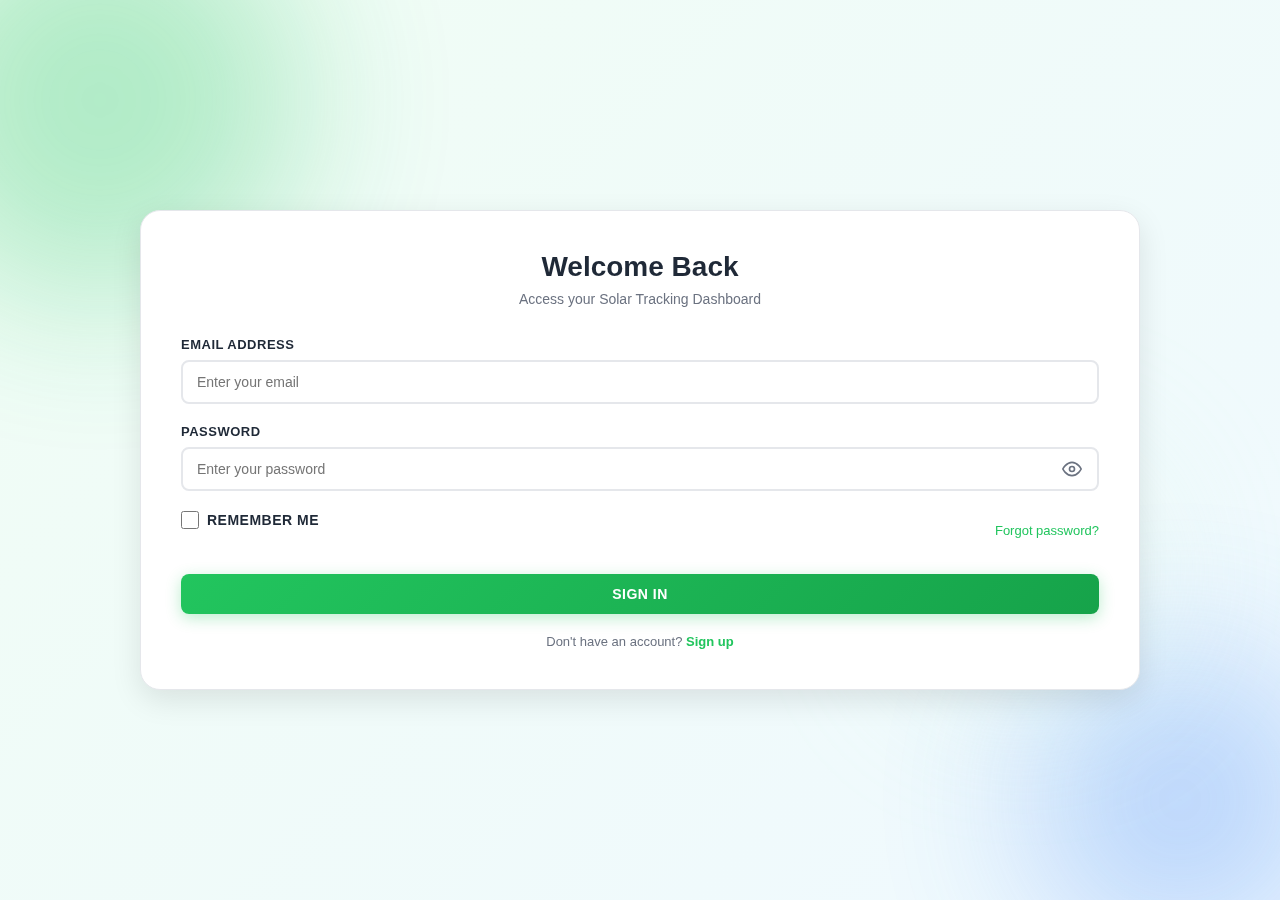
<file: index.html>
<!DOCTYPE html>
<html lang="en">
<head>
    <meta charset="UTF-8">
    <meta name="viewport" content="width=device-width, initial-scale=1.0">
    <title>Solar Tracking System - Login</title>
    <link rel="stylesheet" href="css/styles.css">
</head>
<body>
    <div class="container">
        <!-- Background animated elements -->
        <div class="bg-animation">
            <div class="orb orb-1"></div>
            <div class="orb orb-2"></div>
            <div class="orb orb-3"></div>
        </div>

        <!-- Main card container -->
        <div class="card-wrapper">
            <!-- Login Form -->
            <div class="form-container login-form active">
                <div class="form-content">
                    <div class="form-header">
                        <h1>Welcome Back</h1>
                        <p>Access your Solar Tracking Dashboard</p>
                    </div>

                    <form id="loginForm" class="form">
                        <div class="input-group">
                            <label for="login-email">Email Address</label>
                            <input type="email" id="login-email" placeholder="Enter your email" required>
                            <span class="input-border"></span>
                        </div>

                        <div class="input-group">
                            <label for="login-password">Password</label>
                            <div class="password-input-wrapper">
                                <input type="password" id="login-password" placeholder="Enter your password" required>
                                <button type="button" class="toggle-password" data-target="login-password">
                                    <svg width="20" height="20" viewBox="0 0 24 24" fill="none" stroke="currentColor" stroke-width="2">
                                        <path d="M1 12s4-8 11-8 11 8 11 8-4 8-11 8-11-8-11-8z"></path>
                                        <circle cx="12" cy="12" r="3"></circle>
                                    </svg>
                                </button>
                            </div>
                            <span class="input-border"></span>
                        </div>

                        <div class="form-options">
                            <label class="checkbox">
                                <input type="checkbox">
                                <span>Remember me</span>
                            </label>
                            <a href="#" class="forgot-link" id="forgotLoginBtn">Forgot password?</a>
                        </div>

                        <button type="submit" class="btn btn-primary">Sign In</button>
                    </form>

                    <p class="form-footer">
                        Don't have an account? <a href="#" class="toggle-form" data-form="signup">Sign up</a>
                    </p>
                </div>
            </div>

            <!-- Signup Form -->
            <div class="form-container signup-form">
                <div class="form-content">
                    <div class="form-header">
                        <h1>Create Account</h1>
                        <p>Join our Solar Tracking Community</p>
                    </div>

                    <form id="signupForm" class="form">
                        <div class="form-row">
                            <div class="input-group">
                                <label for="signup-first">First Name</label>
                                <input type="text" id="signup-first" placeholder="John" required>
                                <span class="input-border"></span>
                            </div>
                            <div class="input-group">
                                <label for="signup-last">Last Name</label>
                                <input type="text" id="signup-last" placeholder="Doe" required>
                                <span class="input-border"></span>
                            </div>
                        </div>

                        <div class="input-group">
                            <label for="signup-email">Email Address</label>
                            <input type="email" id="signup-email" placeholder="your@email.com" required>
                            <span class="input-border"></span>
                        </div>

                        <div class="input-group">
                            <label for="signup-password">Password</label>
                            <div class="password-input-wrapper">
                                <input type="password" id="signup-password" placeholder="Create a password" required>
                                <button type="button" class="toggle-password" data-target="signup-password">
                                    <svg width="20" height="20" viewBox="0 0 24 24" fill="none" stroke="currentColor" stroke-width="2">
                                        <path d="M1 12s4-8 11-8 11 8 11 8-4 8-11 8-11-8-11-8z"></path>
                                        <circle cx="12" cy="12" r="3"></circle>
                                    </svg>
                                </button>
                            </div>
                            <span class="input-border"></span>
                        </div>

                        <div class="input-group">
                            <label for="signup-confirm">Confirm Password</label>
                            <div class="password-input-wrapper">
                                <input type="password" id="signup-confirm" placeholder="Confirm password" required>
                                <button type="button" class="toggle-password" data-target="signup-confirm">
                                    <svg width="20" height="20" viewBox="0 0 24 24" fill="none" stroke="currentColor" stroke-width="2">
                                        <path d="M1 12s4-8 11-8 11 8 11 8-4 8-11 8-11-8-11-8z"></path>
                                        <circle cx="12" cy="12" r="3"></circle>
                                    </svg>
                                </button>
                            </div>
                            <span class="input-border"></span>
                        </div>

                        <label class="checkbox">
                            <input type="checkbox" required>
                            <span>I agree to the <a href="#">Terms & Conditions</a></span>
                        </label>

                        <button type="submit" class="btn btn-primary">Create Account</button>
                    </form>

                    <p class="form-footer">
                        Already have an account? <a href="#" class="toggle-form" data-form="login">Sign in</a>
                    </p>
                </div>
            </div>

            <!-- Added Forgot Password Form -->
            <div class="form-container forgot-password-form">
                <div class="form-content">
                    <button class="btn-back" id="backFromForgot">← Back</button>
                    <div class="form-header">
                        <h1>Reset Password</h1>
                        <p>Enter your email to receive reset instructions</p>
                    </div>

                    <form id="forgotPasswordForm" class="form">
                        <div class="input-group">
                            <label for="forgot-email">Email Address</label>
                            <input type="email" id="forgot-email" placeholder="Enter your email" required>
                            <span class="input-border"></span>
                        </div>

                        <button type="submit" class="btn btn-primary">Send Reset Link</button>
                    </form>

                    <p class="form-footer">
                        Remember your password? <a href="#" class="toggle-form" data-form="login">Sign in</a>
                    </p>
                </div>
            </div>
        </div>
    </div>

    <!-- Updated Loading Animation Overlay -->
    <div class="loading-overlay" id="loadingOverlay">
        <div class="loading-container">
            <div class="modern-loader">
                <div class="loader-dot"></div>
                <div class="loader-dot"></div>
                <div class="loader-dot"></div>
            </div>
            <p class="loading-text">Processing</p>
        </div>
    </div>

    <!-- Toast notification -->
    <div id="toast" class="toast"></div>

    <script src="js/script.js"></script>
</body>
</html>
</file>
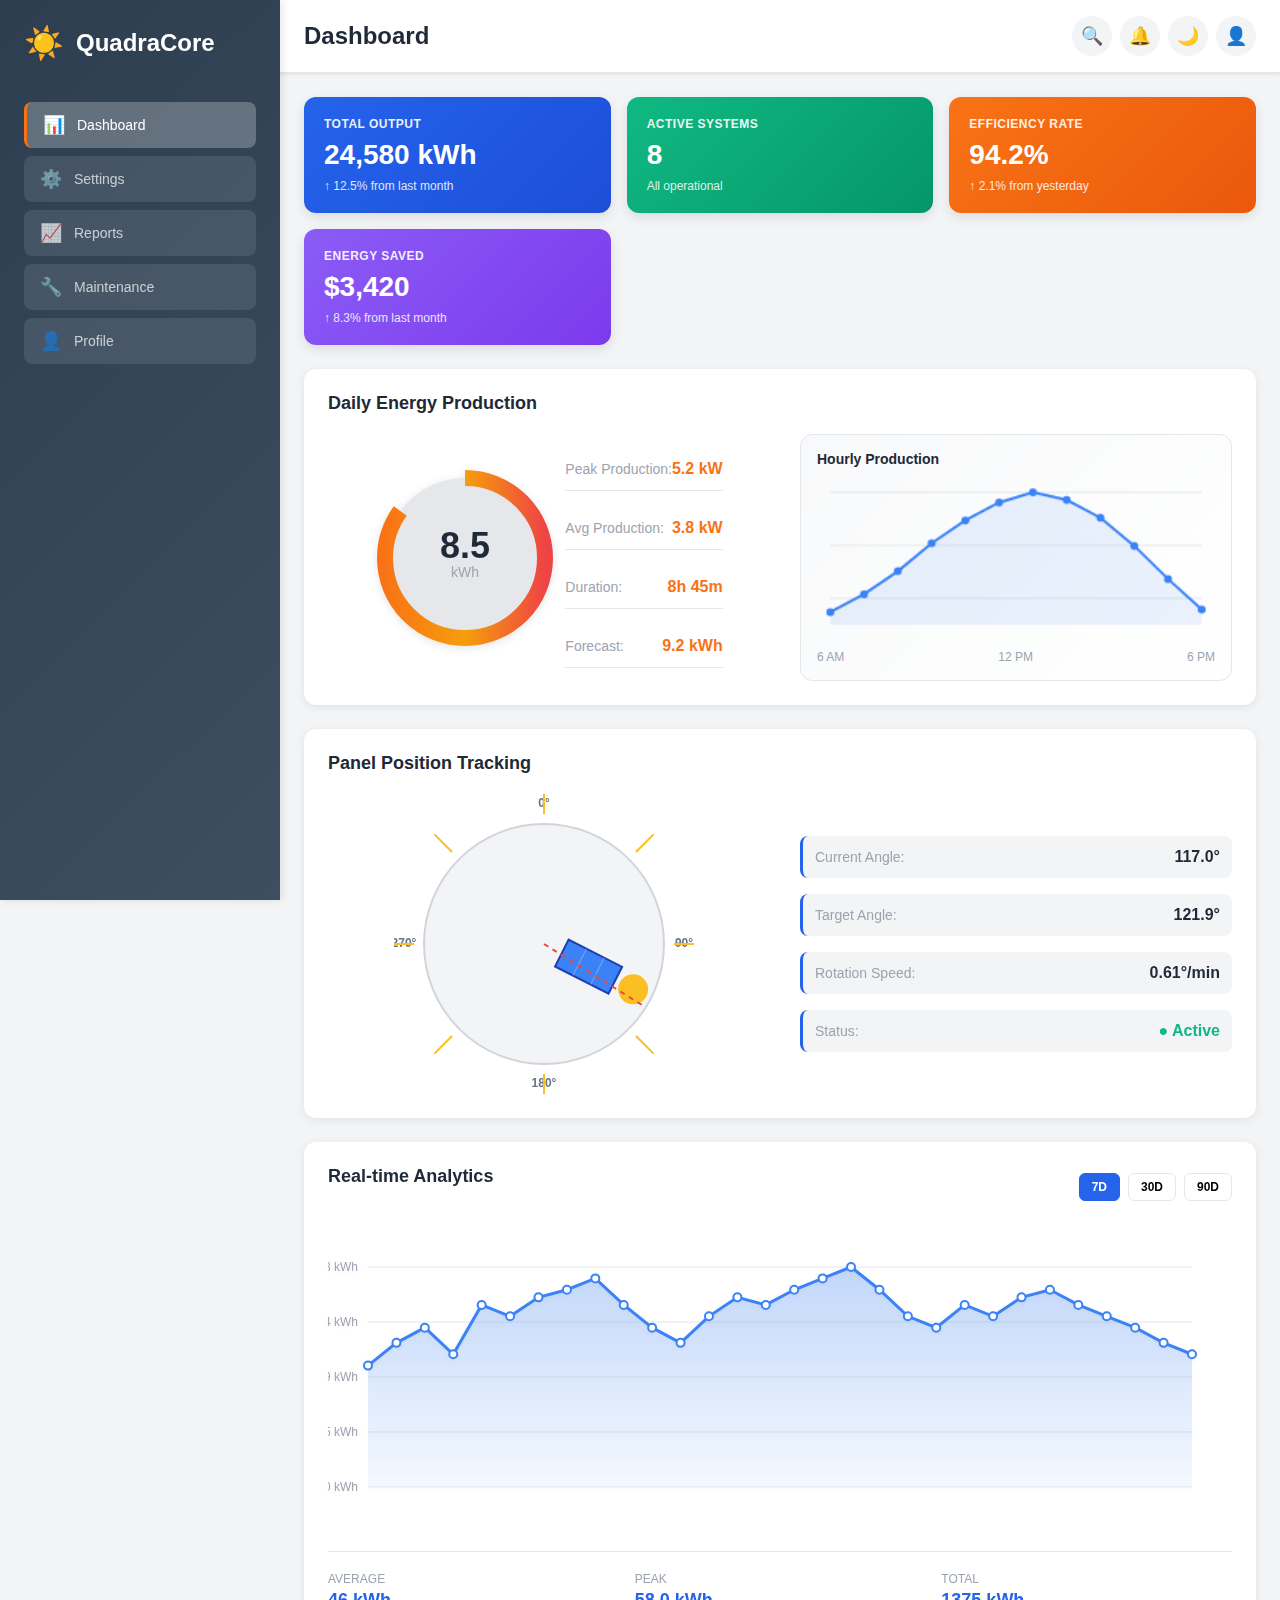
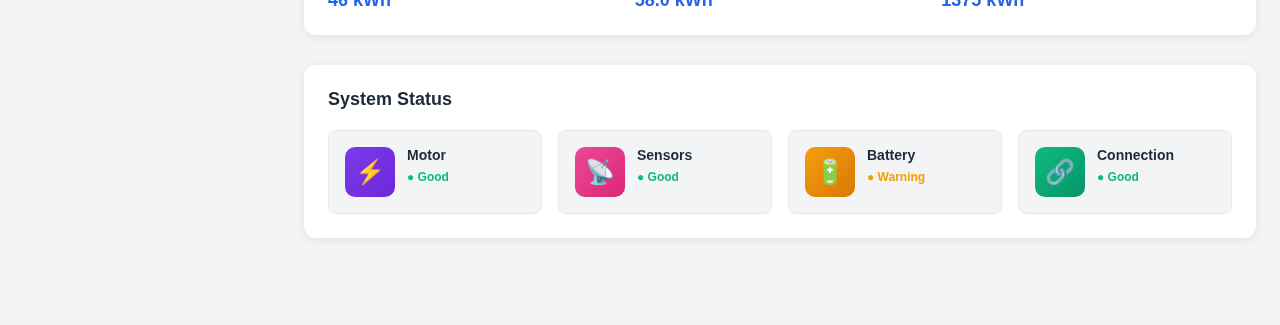
<file: dashboard.html>
<!DOCTYPE html>
<html lang="en">
<head>
    <meta charset="UTF-8">
    <meta name="viewport" content="width=device-width, initial-scale=1.0">
    <title>Solar Dashboard</title>
    <link rel="stylesheet" href="css/dashboard.css">
</head>
<body>
    <!-- Sidebar -->
    <aside class="sidebar">
        <div class="sidebar-header">
            <div class="logo">
                <div class="logo-icon">☀️</div>
                <span>QuadraCore</span>
            </div>
        </div>
        
        <nav class="sidebar-nav">
            <button class="nav-item active" data-page="dashboard">
                <span class="nav-icon">📊</span>
                <span>Dashboard</span>
            </button>
            <button class="nav-item" data-page="settings">
                <span class="nav-icon">⚙️</span>
                <span>Settings</span>
            </button>
            <button class="nav-item" data-page="reports">
                <span class="nav-icon">📈</span>
                <span>Reports</span>
            </button>
            <button class="nav-item" data-page="maintenance">
                <span class="nav-icon">🔧</span>
                <span>Maintenance</span>
            </button>
            <button class="nav-item" data-page="profile">
                <span class="nav-icon">👤</span>
                <span>Profile</span>
            </button>
        </nav>
    </aside>

    <!-- Main Content -->
    <main class="main-container">
        <!-- Header -->
        <header class="header">
            <div class="header-left">
                <button class="menu-toggle">☰</button>
                <h1 id="page-title">Dashboard</h1>
            </div>
            <div class="header-right">
                <button class="header-btn search-btn">🔍</button>
                <button class="header-btn notification-btn">🔔</button>
                <button class="header-btn theme-toggle">🌙</button>
                <button class="header-btn profile-btn">👤</button>
            </div>
        </header>

        <!-- Page Content -->
        <div class="page-content">
            <!-- Dashboard Page -->
            <div class="page dashboard-page" id="dashboard">
                <!-- Metric Cards -->
                <div class="metrics-grid">
                    <div class="metric-card blue">
                        <h3>Total Output</h3>
                        <div class="metric-value">24,580 kWh</div>
                        <p class="metric-change">↑ 12.5% from last month</p>
                    </div>
                    <div class="metric-card green">
                        <h3>Active Systems</h3>
                        <div class="metric-value">8</div>
                        <p class="metric-change">All operational</p>
                    </div>
                    <div class="metric-card orange">
                        <h3>Efficiency Rate</h3>
                        <div class="metric-value">94.2%</div>
                        <p class="metric-change">↑ 2.1% from yesterday</p>
                    </div>
                    <div class="metric-card purple">
                        <h3>Energy Saved</h3>
                        <div class="metric-value">$3,420</div>
                        <p class="metric-change">↑ 8.3% from last month</p>
                    </div>
                </div>

                <!-- Daily Energy Production -->
                <div class="card">
                    <h2>Daily Energy Production</h2>
                    <div class="energy-production-container">
                        <div class="energy-circle-wrapper">
                            <canvas id="energyCircle" width="200" height="200"></canvas>
                            <div class="energy-stats">
                                <div class="stat-item">
                                    <span class="stat-label">Peak Production:</span>
                                    <span class="stat-value">5.2 kW</span>
                                </div>
                                <div class="stat-item">
                                    <span class="stat-label">Avg Production:</span>
                                    <span class="stat-value">3.8 kW</span>
                                </div>
                                <div class="stat-item">
                                    <span class="stat-label">Duration:</span>
                                    <span class="stat-value">8h 45m</span>
                                </div>
                                <div class="stat-item">
                                    <span class="stat-label">Forecast:</span>
                                    <span class="stat-value">9.2 kWh</span>
                                </div>
                            </div>
                        </div>

                        <!-- <CHANGE> Added mini chart for hourly production trends -->
                        <div class="hourly-trend">
                            <h4>Hourly Production</h4>
                            <canvas id="hourlyChart" width="300" height="120"></canvas>
                            <div class="trend-labels">
                                <span>6 AM</span>
                                <span>12 PM</span>
                                <span>6 PM</span>
                            </div>
                        </div>
                    </div>
                </div>

                <!-- Panel Position Tracking -->
                <div class="card">
                    <h2>Panel Position Tracking</h2>
                    <div class="panel-tracking-container">
                        <canvas id="solarPanelCanvas" width="300" height="300"></canvas>
                        <div class="panel-info">
                            <div class="info-item">
                                <span class="info-label">Current Angle:</span>
                                <span class="info-value" id="currentAngle">109.9°</span>
                            </div>
                            <div class="info-item">
                                <span class="info-label">Target Angle:</span>
                                <span class="info-value" id="targetAngle">121.9°</span>
                            </div>
                            <div class="info-item">
                                <span class="info-label">Rotation Speed:</span>
                                <span class="info-value" id="rotationSpeed">1.74°/min</span>
                            </div>
                            <div class="info-item">
                                <span class="info-label">Status:</span>
                                <span class="info-value status-active" id="panelStatus">● Active</span>
                            </div>
                        </div>
                    </div>
                </div>

                <!-- Real-time Analytics -->
                <div class="card analytics-card">
                    <div class="analytics-header">
                        <h2>Real-time Analytics</h2>
                        <div class="filter-buttons">
                            <button class="filter-btn active" data-period="7d">7D</button>
                            <button class="filter-btn" data-period="30d">30D</button>
                            <button class="filter-btn" data-period="90d">90D</button>
                        </div>
                    </div>
                    <!-- <CHANGE> Real canvas-based chart instead of image -->
                    <canvas id="analyticsChart" width="800" height="300"></canvas>
                    <div class="chart-stats">
                        <div class="stat">
                            <span class="stat-name">Average</span>
                            <span class="stat-num" id="avgEnergy">45.2 kWh</span>
                        </div>
                        <div class="stat">
                            <span class="stat-name">Peak</span>
                            <span class="stat-num" id="peakEnergy">78.5 kWh</span>
                        </div>
                        <div class="stat">
                            <span class="stat-name">Total</span>
                            <span class="stat-num" id="totalEnergy">1,245 kWh</span>
                        </div>
                    </div>
                </div>

                <!-- System Status -->
                <div class="card status-card">
                    <h2>System Status</h2>
                    <div class="status-grid">
                        <div class="status-item">
                            <div class="status-icon motor">⚡</div>
                            <div class="status-info">
                                <h4>Motor</h4>
                                <p class="status-badge good">● Good</p>
                            </div>
                        </div>
                        <div class="status-item">
                            <div class="status-icon sensors">📡</div>
                            <div class="status-info">
                                <h4>Sensors</h4>
                                <p class="status-badge good">● Good</p>
                            </div>
                        </div>
                        <div class="status-item">
                            <div class="status-icon battery">🔋</div>
                            <div class="status-info">
                                <h4>Battery</h4>
                                <p class="status-badge warning">● Warning</p>
                            </div>
                        </div>
                        <div class="status-item">
                            <div class="status-icon connection">🔗</div>
                            <div class="status-info">
                                <h4>Connection</h4>
                                <p class="status-badge good">● Good</p>
                            </div>
                        </div>
                    </div>
                </div>
            </div>

            <!-- Settings Page -->
            <!-- <CHANGE> Added functional Settings page with detailed options -->
            <div class="page settings-page" id="settings">
                <div class="card">
                    <h2>Settings</h2>
                    <div class="settings-container">
                        <div class="settings-section">
                            <h3>System Settings</h3>
                            <div class="setting-item">
                                <label>Tracking Mode</label>
                                <select>
                                    <option>Automatic</option>
                                    <option>Manual</option>
                                    <option>Hybrid</option>
                                </select>
                            </div>
                            <div class="setting-item">
                                <label>Update Frequency</label>
                                <select>
                                    <option>Every 5 minutes</option>
                                    <option>Every 10 minutes</option>
                                    <option>Every 30 minutes</option>
                                </select>
                            </div>
                            <div class="setting-item">
                                <label>Temperature Threshold</label>
                                <input type="number" value="45" min="20" max="70"> °C
                            </div>
                        </div>

                        <div class="settings-section">
                            <h3>Notifications</h3>
                            <div class="setting-item checkbox">
                                <input type="checkbox" id="emailNotif" checked>
                                <label for="emailNotif">Email Notifications</label>
                            </div>
                            <div class="setting-item checkbox">
                                <input type="checkbox" id="smsNotif" checked>
                                <label for="smsNotif">SMS Alerts</label>
                            </div>
                            <div class="setting-item checkbox">
                                <input type="checkbox" id="pushNotif">
                                <label for="pushNotif">Push Notifications</label>
                            </div>
                        </div>

                        <div class="settings-section">
                            <h3>Maintenance</h3>
                            <div class="setting-item">
                                <label>Last Service Date</label>
                                <input type="date" value="2024-10-15">
                            </div>
                            <div class="setting-item">
                                <label>Next Service Due</label>
                                <input type="date" value="2025-01-15">
                            </div>
                            <div class="setting-item">
                                <label>Service Interval (Days)</label>
                                <input type="number" value="90" min="30" max="365">
                            </div>
                        </div>

                        <button class="save-btn">Save Settings</button>
                    </div>
                </div>
            </div>

            <!-- Reports Page -->
            <!-- <CHANGE> Added functional Reports page with data display -->
            <div class="page reports-page" id="reports">
                <div class="card">
                    <h2>Reports</h2>
                    <div class="reports-container">
                        <div class="report-section">
                            <h3>Monthly Report</h3>
                            <div class="report-content">
                                <p><strong>Total Energy Generated:</strong> 1,245 kWh</p>
                                <p><strong>Average Daily Output:</strong> 40.2 kWh</p>
                                <p><strong>Peak Output Day:</strong> November 8 - 78.5 kWh</p>
                                <p><strong>System Uptime:</strong> 99.8%</p>
                                <p><strong>Cost Saved:</strong> $2,180</p>
                            </div>
                        </div>

                        <div class="report-section">
                            <h3>Annual Projection</h3>
                            <div class="report-content">
                                <p><strong>Estimated Annual Output:</strong> 14,940 kWh</p>
                                <p><strong>Annual Savings:</strong> $26,160</p>
                                <p><strong>CO2 Reduction:</strong> 12.4 tons</p>
                                <p><strong>ROI Timeline:</strong> 8.2 years</p>
                            </div>
                        </div>

                        <div class="report-section">
                            <h3>Performance Metrics</h3>
                            <div class="report-content">
                                <p><strong>Average Efficiency:</strong> 94.2%</p>
                                <p><strong>Max Output Achieved:</strong> 5.8 kW</p>
                                <p><strong>Avg Temperature:</strong> 42°C</p>
                                <p><strong>System Failures:</strong> 0</p>
                            </div>
                        </div>

                        <button class="download-btn">📥 Download Full Report</button>
                    </div>
                </div>
            </div>

            <!-- Maintenance Page -->
            <!-- <CHANGE> Added functional Maintenance page with service details -->
            <div class="page maintenance-page" id="maintenance">
                <div class="card">
                    <h2>Maintenance</h2>
                    <div class="maintenance-container">
                        <div class="maintenance-section">
                            <h3>Scheduled Maintenance</h3>
                            <div class="maintenance-item">
                                <span class="maintenance-title">Panel Cleaning</span>
                                <span class="maintenance-date">Due: November 20, 2024</span>
                                <p class="maintenance-desc">Clean panels to maintain optimal efficiency</p>
                            </div>
                            <div class="maintenance-item">
                                <span class="maintenance-title">System Inspection</span>
                                <span class="maintenance-date">Due: December 15, 2024</span>
                                <p class="maintenance-desc">Full system check and calibration</p>
                            </div>
                            <div class="maintenance-item">
                                <span class="maintenance-title">Software Update</span>
                                <span class="maintenance-date">Due: January 10, 2025</span>
                                <p class="maintenance-desc">Install latest firmware updates</p>
                            </div>
                        </div>

                        <div class="maintenance-section">
                            <h3>Recent Services</h3>
                            <div class="maintenance-item completed">
                                <span class="maintenance-title">Sensor Calibration ✓</span>
                                <span class="maintenance-date">Completed: October 15, 2024</span>
                                <p class="maintenance-desc">All sensors recalibrated successfully</p>
                            </div>
                            <div class="maintenance-item completed">
                                <span class="maintenance-title">Motor Service ✓</span>
                                <span class="maintenance-date">Completed: September 20, 2024</span>
                                <p class="maintenance-desc">Motor lubricated and tested</p>
                            </div>
                        </div>

                        <button class="schedule-btn">📅 Schedule Service</button>
                    </div>
                </div>
            </div>

            <!-- Profile Page -->
            <!-- <CHANGE> Added functional Profile page with user details -->
            <div class="page profile-page" id="profile">
                <div class="card">
                    <h2>Profile</h2>
                    <div class="profile-container">
                        <div class="profile-header">
                            <div class="profile-avatar">👤</div>
                            <div class="profile-info">
                                <h3>John Anderson</h3>
                                <p>System Administrator</p>
                            </div>
                        </div>

                        <div class="profile-section">
                            <h3>Account Information</h3>
                            <div class="profile-item">
                                <label>Email</label>
                                <p>john.anderson@solarsync.com</p>
                            </div>
                            <div class="profile-item">
                                <label>Phone</label>
                                <p>+1 (555) 123-4567</p>
                            </div>
                            <div class="profile-item">
                                <label>Member Since</label>
                                <p>January 15, 2023</p>
                            </div>
                        </div>

                        <div class="profile-section">
                            <h3>System Information</h3>
                            <div class="profile-item">
                                <label>Installation Address</label>
                                <p>123 Solar Street, Energy City, EC 12345</p>
                            </div>
                            <div class="profile-item">
                                <label>System Capacity</label>
                                <p>6.5 kW</p>
                            </div>
                            <div class="profile-item">
                                <label>Installation Date</label>
                                <p>March 10, 2023</p>
                            </div>
                        </div>

                        <div class="profile-section">
                            <h3>Subscription</h3>
                            <div class="profile-item">
                                <label>Plan</label>
                                <p>Premium Monitoring</p>
                            </div>
                            <div class="profile-item">
                                <label>Status</label>
                                <p class="status-active">● Active</p>
                            </div>
                            <div class="profile-item">
                                <label>Renewal Date</label>
                                <p>December 15, 2024</p>
                            </div>
                        </div>

                        <div class="profile-buttons">
                            <button class="edit-btn">✏️ Edit Profile</button>
                            <button class="logout-btn">🚪 Logout</button>
                        </div>
                    </div>
                </div>
            </div>
        </div>
    </main>

    <script src="js/dashboard.js"></script>
</body>
</html>
</file>
<file: css/styles.css>
* {
  margin: 0;
  padding: 0;
  box-sizing: border-box;
}

:root {
  --primary-color: #22c55e;
  --primary-dark: #16a34a;
  --primary-light: #dcfce7;
  --text-primary: #1f2937;
  --text-secondary: #6b7280;
  --bg-white: #ffffff;
  --bg-light: #f9fafb;
  --border-color: #e5e7eb;
  --success: #10b981;
  --error: #ef4444;
  --shadow: 0 10px 30px rgba(0, 0, 0, 0.1);
  --shadow-sm: 0 4px 12px rgba(0, 0, 0, 0.05);
}

body {
  font-family: -apple-system, BlinkMacSystemFont, "Segoe UI", Roboto, Oxygen, Ubuntu, Cantarell, sans-serif;
  background: linear-gradient(135deg, #f0fdf4 0%, #f0f9ff 100%);
  min-height: 100vh;
  display: flex;
  align-items: center;
  justify-content: center;
  padding: 20px;
  color: var(--text-primary);
}

.container {
  width: 100%;
  max-width: 1000px;
  position: relative;
}

.loading-overlay {
  position: fixed;
  top: 0;
  left: 0;
  width: 100%;
  height: 100%;
  background: rgba(255, 255, 255, 0.95);
  display: none;
  align-items: center;
  justify-content: center;
  z-index: 2000;
  backdrop-filter: blur(5px);
}

.loading-overlay.active {
  display: flex;
}

.loading-container {
  text-align: center;
}

.modern-loader {
  width: 60px;
  height: 60px;
  margin: 0 auto 30px;
  display: flex;
  align-items: center;
  justify-content: center;
  gap: 8px;
}

.loader-dot {
  width: 12px;
  height: 12px;
  border-radius: 50%;
  background: var(--primary-color);
  animation: bounce 1.4s infinite ease-in-out both;
}

.loader-dot:nth-child(1) {
  animation-delay: -0.32s;
}

.loader-dot:nth-child(2) {
  animation-delay: -0.16s;
}

@keyframes bounce {
  0%,
  80%,
  100% {
    transform: scale(0);
    opacity: 0.5;
  }
  40% {
    transform: scale(1);
    opacity: 1;
  }
}

.loading-text {
  font-size: 16px;
  color: var(--text-primary);
  font-weight: 600;
  letter-spacing: 1px;
  animation: pulse-text 1.5s ease-in-out infinite;
}

@keyframes pulse-text {
  0%,
  100% {
    opacity: 1;
  }
  50% {
    opacity: 0.6;
  }
}

.btn-back {
  background: none;
  border: none;
  color: var(--primary-color);
  font-size: 14px;
  font-weight: 600;
  cursor: pointer;
  padding: 8px 0;
  margin-bottom: 20px;
  transition: all 0.3s ease;
  display: inline-block;
}

.btn-back:hover {
  color: var(--primary-dark);
  transform: translateX(-5px);
}

.bg-animation {
  position: fixed;
  top: 0;
  left: 0;
  width: 100%;
  height: 100%;
  z-index: 0;
  pointer-events: none;
  overflow: hidden;
}

.orb {
  position: absolute;
  border-radius: 50%;
  filter: blur(80px);
  opacity: 0.3;
}

.orb-1 {
  width: 400px;
  height: 400px;
  background: var(--primary-color);
  top: -100px;
  left: -100px;
  animation: float 15s infinite ease-in-out;
}

.orb-2 {
  width: 300px;
  height: 300px;
  background: #3b82f6;
  bottom: -50px;
  right: -50px;
  animation: float 18s infinite ease-in-out reverse;
}

.orb-3 {
  width: 250px;
  height: 250px;
  background: var(--primary-light);
  top: 50%;
  right: 10%;
  animation: float 20s infinite ease-in-out;
}

@keyframes float {
  0%,
  100% {
    transform: translate(0, 0);
  }
  33% {
    transform: translate(30px, -50px);
  }
  66% {
    transform: translate(-20px, 30px);
  }
}

.card-wrapper {
  position: relative;
  z-index: 10;
  background: var(--bg-white);
  border-radius: 20px;
  box-shadow: var(--shadow);
  overflow: hidden;
  border: 1px solid var(--border-color);
}

.form-container {
  padding: 40px;
  opacity: 0;
  visibility: hidden;
  transform: translateX(100px);
  transition: all 0.4s cubic-bezier(0.68, -0.55, 0.265, 1.55);
  position: absolute;
  width: 100%;
}

.form-container.active {
  opacity: 1;
  visibility: visible;
  transform: translateX(0);
  position: relative;
}

.form-content {
  max-width: 100%;
}

.form-header {
  margin-bottom: 30px;
  text-align: center;
}

.form-header h1 {
  font-size: 28px;
  font-weight: 700;
  margin-bottom: 8px;
  color: var(--text-primary);
}

.form-header p {
  font-size: 14px;
  color: var(--text-secondary);
}

.input-group {
  margin-bottom: 20px;
}

.form-row {
  display: grid;
  grid-template-columns: 1fr 1fr;
  gap: 15px;
}

label {
  display: block;
  font-size: 13px;
  font-weight: 600;
  margin-bottom: 8px;
  color: var(--text-primary);
  text-transform: uppercase;
  letter-spacing: 0.5px;
}

input[type="text"],
input[type="email"],
input[type="password"] {
  width: 100%;
  padding: 12px 14px;
  font-size: 14px;
  border: 2px solid var(--border-color);
  border-radius: 8px;
  background: var(--bg-white);
  color: var(--text-primary);
  transition: all 0.3s ease;
  font-family: inherit;
}

input[type="text"]:focus,
input[type="email"]:focus,
input[type="password"]:focus {
  outline: none;
  border-color: var(--primary-color);
  box-shadow: 0 0 0 3px rgba(34, 197, 94, 0.1);
  background: var(--bg-light);
}

.password-input-wrapper {
  position: relative;
  display: flex;
  align-items: center;
}

.password-input-wrapper input {
  margin: 0;
}

.toggle-password {
  position: absolute;
  right: 12px;
  background: none;
  border: none;
  cursor: pointer;
  color: var(--text-secondary);
  padding: 5px;
  display: flex;
  align-items: center;
  justify-content: center;
  transition: color 0.3s ease;
}

.toggle-password:hover {
  color: var(--primary-color);
}

.checkbox {
  display: flex;
  align-items: center;
  cursor: pointer;
  font-size: 14px;
  margin-bottom: 20px;
}

.checkbox input[type="checkbox"] {
  width: 18px;
  height: 18px;
  cursor: pointer;
  margin-right: 8px;
  accent-color: var(--primary-color);
}

.checkbox a {
  color: var(--primary-color);
  text-decoration: none;
  transition: color 0.3s ease;
}

.checkbox a:hover {
  color: var(--primary-dark);
  text-decoration: underline;
}

.form-options {
  display: flex;
  justify-content: space-between;
  align-items: center;
  margin-bottom: 25px;
  gap: 15px;
}

.forgot-link {
  color: var(--primary-color);
  font-size: 13px;
  text-decoration: none;
  transition: color 0.3s ease;
}

.forgot-link:hover {
  color: var(--primary-dark);
  text-decoration: underline;
}

.btn {
  width: 100%;
  padding: 12px 20px;
  font-size: 14px;
  font-weight: 600;
  border: none;
  border-radius: 8px;
  cursor: pointer;
  transition: all 0.3s ease;
  text-transform: uppercase;
  letter-spacing: 0.5px;
  display: flex;
  align-items: center;
  justify-content: center;
  gap: 10px;
  font-family: inherit;
}

.btn-primary {
  background: linear-gradient(135deg, var(--primary-color) 0%, var(--primary-dark) 100%);
  color: white;
  box-shadow: 0 4px 15px rgba(34, 197, 94, 0.3);
}

.btn-primary:hover {
  transform: translateY(-2px);
  box-shadow: 0 6px 20px rgba(34, 197, 94, 0.4);
}

.btn-primary:active {
  transform: translateY(0);
}

.btn-social {
  background: var(--bg-light);
  color: var(--text-primary);
  border: 1px solid var(--border-color);
  flex: 1;
  font-size: 13px;
}

.btn-social:hover {
  background: var(--primary-light);
  border-color: var(--primary-color);
  color: var(--primary-dark);
}

.social-buttons {
  display: flex;
  gap: 12px;
  margin-bottom: 25px;
}

.divider {
  display: flex;
  align-items: center;
  margin: 25px 0;
  color: var(--text-secondary);
  font-size: 13px;
}

.divider::before,
.divider::after {
  content: "";
  flex: 1;
  height: 1px;
  background: var(--border-color);
}

.divider span {
  padding: 0 15px;
}

.form-footer {
  text-align: center;
  font-size: 13px;
  color: var(--text-secondary);
  margin-top: 20px;
}

.form-footer a {
  color: var(--primary-color);
  text-decoration: none;
  font-weight: 600;
  cursor: pointer;
  transition: color 0.3s ease;
}

.form-footer a:hover {
  color: var(--primary-dark);
}

.toast {
  position: fixed;
  bottom: 20px;
  right: 20px;
  background: var(--primary-color);
  color: white;
  padding: 15px 20px;
  border-radius: 8px;
  box-shadow: var(--shadow);
  opacity: 0;
  transform: translateY(100px);
  transition: all 0.3s ease;
  z-index: 1000;
  font-size: 14px;
  max-width: 300px;
}

.toast.show {
  opacity: 1;
  transform: translateY(0);
}

@media (max-width: 768px) {
  .card-wrapper {
    border-radius: 16px;
  }

  .form-container {
    padding: 30px 25px;
  }

  .form-header h1 {
    font-size: 24px;
  }

  .form-row {
    grid-template-columns: 1fr;
  }

  .social-buttons {
    flex-direction: column;
  }

  .btn-social {
    flex: none;
  }

  .orb-1 {
    width: 300px;
    height: 300px;
    top: -100px;
    left: -100px;
  }

  .orb-2 {
    width: 250px;
    height: 250px;
    bottom: -50px;
    right: -50px;
  }

  .orb-3 {
    width: 200px;
    height: 200px;
  }

  .loading-text {
    font-size: 14px;
  }
}

@media (max-width: 480px) {
  body {
    padding: 15px;
  }

  .form-container {
    padding: 25px 20px;
  }

  .form-header h1 {
    font-size: 20px;
  }

  .form-header p {
    font-size: 13px;
  }

  .form-options {
    flex-direction: column;
    align-items: flex-start;
  }

  input[type="text"],
  input[type="email"],
  input[type="password"] {
    padding: 10px 12px;
    font-size: 16px;
  }

  .btn {
    padding: 10px 16px;
    font-size: 13px;
  }

  label {
    font-size: 12px;
  }

  .input-group {
    margin-bottom: 15px;
  }

  .orb-1 {
    width: 200px;
    height: 200px;
  }

  .orb-2 {
    width: 180px;
    height: 180px;
  }

  .orb-3 {
    width: 150px;
    height: 150px;
  }

  .loading-text {
    font-size: 12px;
  }

  .btn-back {
    font-size: 12px;
  }
}

@media (max-width: 360px) {
  .form-container {
    padding: 20px 15px;
  }

  .form-header h1 {
    font-size: 18px;
  }

  .btn {
    padding: 9px 12px;
    font-size: 12px;
  }

  label {
    font-size: 11px;
  }
}
</file>
<file: css/dashboard.css>
* {
    margin: 0;
    padding: 0;
    box-sizing: border-box;
}

:root {
    --primary: #2563eb;
    --secondary: #10b981;
    --accent: #f97316;
    --danger: #ef4444;
    --warning: #f59e0b;
    --dark: #1f2937;
    --darker: #111827;
    --light: #f3f4f6;
    --lighter: #ffffff;
    --gray: #9ca3af;
    --border: #e5e7eb;
}

body {
    font-family: -apple-system, BlinkMacSystemFont, 'Segoe UI', Roboto, Oxygen, Ubuntu, Cantarell, sans-serif;
    background-color: var(--light);
    color: var(--dark);
    display: flex;
    min-height: 100vh;
    transition: all 0.3s ease;
}

body.dark-mode {
    background-color: var(--darker);
    color: var(--lighter);
}

/* Sidebar */
.sidebar {
    width: 280px;
    background: linear-gradient(135deg, #2d3e50 0%, #3d4e60 100%);
    color: white;
    padding: 24px;
    overflow-y: auto;
    box-shadow: 2px 0 8px rgba(0,0,0,0.1);
    position: fixed;
    height: 100vh;
    z-index: 100;
    transition: transform 0.3s ease;
}

.sidebar-header {
    margin-bottom: 40px;
}

.logo {
    display: flex;
    align-items: center;
    gap: 12px;
    font-size: 24px;
    font-weight: bold;
}

.logo-icon {
    font-size: 32px;
}

.sidebar-nav {
    display: flex;
    flex-direction: column;
    gap: 8px;
}

.nav-item {
    display: flex;
    align-items: center;
    gap: 12px;
    padding: 12px 16px;
    border: none;
    background: rgba(255,255,255,0.1);
    color: rgba(255,255,255,0.7);
    border-radius: 8px;
    cursor: pointer;
    font-size: 14px;
    font-weight: 500;
    transition: all 0.3s ease;
    text-align: left;
}

.nav-item:hover {
    background: rgba(255,255,255,0.2);
    color: white;
    transform: translateX(4px);
}

.nav-item.active {
    background: rgba(255,255,255,0.25);
    color: white;
    border-left: 3px solid var(--accent);
}

.nav-icon {
    font-size: 18px;
}

/* Main Container */
.main-container {
    flex: 1;
    margin-left: 280px;
    transition: margin-left 0.3s ease;
}

/* Header */
.header {
    background: var(--lighter);
    border-bottom: 1px solid var(--border);
    padding: 16px 24px;
    display: flex;
    justify-content: space-between;
    align-items: center;
    position: sticky;
    top: 0;
    z-index: 50;
    box-shadow: 0 1px 3px rgba(0,0,0,0.1);
}

body.dark-mode .header {
    background: #1f2937;
    border-bottom-color: #374151;
}

.header-left {
    display: flex;
    align-items: center;
    gap: 16px;
}

.menu-toggle {
    display: none;
    background: none;
    border: none;
    font-size: 24px;
    cursor: pointer;
}

#page-title {
    font-size: 24px;
    font-weight: bold;
}

.header-right {
    display: flex;
    gap: 8px;
}

.header-btn {
    width: 40px;
    height: 40px;
    border-radius: 50%;
    border: none;
    background: var(--light);
    cursor: pointer;
    font-size: 18px;
    transition: all 0.3s ease;
}

body.dark-mode .header-btn {
    background: #374151;
    color: var(--lighter);
}

.header-btn:hover {
    background: var(--primary);
    color: white;
    transform: scale(1.1);
}

/* Page Content */
.page-content {
    padding: 24px;
    max-width: 1400px;
    margin: 0 auto;
}

.page {
    display: none;
    animation: fadeIn 0.3s ease;
}

.page.active {
    display: block;
}

@keyframes fadeIn {
    from { opacity: 0; transform: translateY(10px); }
    to { opacity: 1; transform: translateY(0); }
}

/* Metrics Grid */
.metrics-grid {
    display: grid;
    grid-template-columns: repeat(auto-fit, minmax(250px, 1fr));
    gap: 16px;
    margin-bottom: 24px;
}

.metric-card {
    padding: 20px;
    border-radius: 12px;
    color: white;
    box-shadow: 0 4px 12px rgba(0,0,0,0.1);
    transition: all 0.3s ease;
    cursor: pointer;
}

.metric-card:hover {
    transform: translateY(-4px);
    box-shadow: 0 8px 20px rgba(0,0,0,0.15);
}

.metric-card.blue {
    background: linear-gradient(135deg, #2563eb 0%, #1d4ed8 100%);
}

.metric-card.green {
    background: linear-gradient(135deg, #10b981 0%, #059669 100%);
}

.metric-card.orange {
    background: linear-gradient(135deg, #f97316 0%, #ea580c 100%);
}

.metric-card.purple {
    background: linear-gradient(135deg, #8b5cf6 0%, #7c3aed 100%);
}

.metric-card h3 {
    font-size: 12px;
    font-weight: 600;
    opacity: 0.9;
    margin-bottom: 8px;
    text-transform: uppercase;
    letter-spacing: 0.5px;
}

.metric-value {
    font-size: 28px;
    font-weight: bold;
    margin-bottom: 8px;
}

.metric-change {
    font-size: 12px;
    opacity: 0.85;
}

/* Cards */
.card {
    background: var(--lighter);
    border-radius: 12px;
    padding: 24px;
    margin-bottom: 24px;
    box-shadow: 0 2px 8px rgba(0,0,0,0.08);
    transition: all 0.3s ease;
}

body.dark-mode .card {
    background: #1f2937;
    box-shadow: 0 2px 8px rgba(0,0,0,0.3);
}

.card h2 {
    font-size: 18px;
    margin-bottom: 20px;
    font-weight: 600;
}

/* Energy Production Container */
.energy-production-container {
    display: grid;
    grid-template-columns: 1fr 1fr;
    gap: 40px;
    align-items: center;
}

.energy-circle-wrapper {
    display: flex;
    justify-content: center;
    align-items: center;
    position: relative;
}

#energyCircle {
    filter: drop-shadow(0 2px 4px rgba(0,0,0,0.1));
}

.energy-stats {
    display: flex;
    flex-direction: column;
    gap: 16px;
}

.stat-item {
    display: flex;
    justify-content: space-between;
    align-items: center;
    padding: 12px 0;
    border-bottom: 1px solid var(--border);
}

body.dark-mode .stat-item {
    border-bottom-color: #374151;
}

.stat-label {
    color: var(--gray);
    font-size: 14px;
}

.stat-value {
    font-size: 16px;
    font-weight: bold;
    color: var(--accent);
}

/* <CHANGE> Hourly trend section styling */
.hourly-trend {
    background: linear-gradient(135deg, #f8f9fa 0%, #ffffff 100%);
    border-radius: 12px;
    padding: 16px;
    border: 1px solid var(--border);
}

body.dark-mode .hourly-trend {
    background: #374151;
    border-color: #4b5563;
}

.hourly-trend h4 {
    font-size: 14px;
    font-weight: 600;
    margin-bottom: 12px;
    color: var(--dark);
}

body.dark-mode .hourly-trend h4 {
    color: var(--lighter);
}

.hourly-trend canvas {
    width: 100%;
    height: auto;
}

.trend-labels {
    display: flex;
    justify-content: space-between;
    margin-top: 8px;
    font-size: 12px;
    color: var(--gray);
}

/* Panel Tracking Container */
.panel-tracking-container {
    display: grid;
    grid-template-columns: 1fr 1fr;
    gap: 40px;
    align-items: center;
}

.panel-tracking-container canvas {
    width: 100%;
    max-width: 300px;
    justify-self: center;
}

.panel-info {
    display: flex;
    flex-direction: column;
    gap: 16px;
}

.info-item {
    display: flex;
    justify-content: space-between;
    align-items: center;
    padding: 12px;
    background: var(--light);
    border-radius: 8px;
    border-left: 3px solid var(--primary);
}

body.dark-mode .info-item {
    background: #374151;
}

.info-label {
    color: var(--gray);
    font-size: 14px;
}

.info-value {
    font-size: 16px;
    font-weight: bold;
}

.status-active {
    color: var(--secondary);
}

/* Analytics Card */
.analytics-card {
    margin-bottom: 30px;
}

.analytics-header {
    display: flex;
    justify-content: space-between;
    align-items: center;
    margin-bottom: 20px;
}

.filter-buttons {
    display: flex;
    gap: 8px;
}

.filter-btn {
    padding: 6px 12px;
    border: 1px solid var(--border);
    background: var(--lighter);
    border-radius: 6px;
    cursor: pointer;
    font-size: 12px;
    font-weight: 600;
    transition: all 0.3s ease;
}

body.dark-mode .filter-btn {
    background: #374151;
    border-color: #4b5563;
    color: var(--lighter);
}

.filter-btn.active {
    background: var(--primary);
    color: white;
    border-color: var(--primary);
}

/* <CHANGE> Real analytics chart styling */
#analyticsChart {
    width: 100%;
    height: auto;
    margin-bottom: 20px;
    filter: drop-shadow(0 1px 2px rgba(0,0,0,0.05));
}

.chart-stats {
    display: grid;
    grid-template-columns: repeat(auto-fit, minmax(150px, 1fr));
    gap: 16px;
    padding-top: 20px;
    border-top: 1px solid var(--border);
}

body.dark-mode .chart-stats {
    border-top-color: #374151;
}

.stat {
    display: flex;
    flex-direction: column;
    gap: 4px;
}

.stat-name {
    font-size: 12px;
    color: var(--gray);
    text-transform: uppercase;
}

.stat-num {
    font-size: 18px;
    font-weight: bold;
    color: var(--primary);
}

/* Status Card */
.status-card h2 {
    margin-bottom: 20px;
}

.status-grid {
    display: grid;
    grid-template-columns: repeat(auto-fit, minmax(200px, 1fr));
    gap: 16px;
}

.status-item {
    display: flex;
    gap: 12px;
    padding: 16px;
    background: var(--light);
    border-radius: 8px;
    border: 1px solid var(--border);
    transition: all 0.3s ease;
}

body.dark-mode .status-item {
    background: #374151;
    border-color: #4b5563;
}

.status-item:hover {
    transform: translateY(-2px);
    box-shadow: 0 4px 12px rgba(0,0,0,0.1);
}

.status-icon {
    width: 50px;
    height: 50px;
    border-radius: 10px;
    display: flex;
    align-items: center;
    justify-content: center;
    font-size: 24px;
}

.status-icon.motor {
    background: linear-gradient(135deg, #7c3aed 0%, #6d28d9 100%);
    color: white;
}

.status-icon.sensors {
    background: linear-gradient(135deg, #ec4899 0%, #db2777 100%);
    color: white;
}

.status-icon.battery {
    background: linear-gradient(135deg, #f59e0b 0%, #d97706 100%);
    color: white;
}

.status-icon.connection {
    background: linear-gradient(135deg, #10b981 0%, #059669 100%);
    color: white;
}

.status-info h4 {
    font-size: 14px;
    font-weight: 600;
    margin-bottom: 4px;
}

.status-badge {
    font-size: 12px;
    font-weight: 600;
    display: inline-block;
}

.status-badge.good {
    color: var(--secondary);
}

.status-badge.warning {
    color: var(--warning);
}

/* Settings Page */
.settings-container {
    display: flex;
    flex-direction: column;
    gap: 24px;
}

.settings-section {
    border: 1px solid var(--border);
    border-radius: 8px;
    padding: 20px;
    background: var(--light);
}

body.dark-mode .settings-section {
    background: #374151;
    border-color: #4b5563;
}

.settings-section h3 {
    font-size: 14px;
    font-weight: 600;
    margin-bottom: 16px;
    text-transform: uppercase;
    color: var(--dark);
}

body.dark-mode .settings-section h3 {
    color: var(--lighter);
}

.setting-item {
    display: flex;
    justify-content: space-between;
    align-items: center;
    padding: 12px 0;
    border-bottom: 1px solid var(--border);
}

body.dark-mode .setting-item {
    border-bottom-color: #4b5563;
}

.setting-item:last-child {
    border-bottom: none;
}

.setting-item label {
    font-size: 14px;
    font-weight: 500;
}

.setting-item select,
.setting-item input[type="number"],
.setting-item input[type="date"] {
    padding: 8px 12px;
    border: 1px solid var(--border);
    border-radius: 6px;
    background: var(--lighter);
    color: var(--dark);
    font-size: 14px;
    cursor: pointer;
}

body.dark-mode .setting-item select,
body.dark-mode .setting-item input[type="number"],
body.dark-mode .setting-item input[type="date"] {
    background: #1f2937;
    border-color: #4b5563;
    color: var(--lighter);
}

.setting-item.checkbox {
    flex-direction: row-reverse;
    justify-content: flex-end;
    gap: 10px;
}

.setting-item.checkbox input[type="checkbox"] {
    width: 18px;
    height: 18px;
    cursor: pointer;
}

.save-btn {
    padding: 12px 24px;
    background: var(--primary);
    color: white;
    border: none;
    border-radius: 8px;
    font-size: 14px;
    font-weight: 600;
    cursor: pointer;
    transition: all 0.3s ease;
    align-self: flex-start;
}

.save-btn:hover {
    background: #1d4ed8;
    transform: translateY(-2px);
    box-shadow: 0 4px 12px rgba(37, 99, 235, 0.3);
}

/* Reports Page */
.reports-container {
    display: flex;
    flex-direction: column;
    gap: 20px;
}

.report-section {
    border: 1px solid var(--border);
    border-radius: 8px;
    padding: 16px;
    background: var(--light);
}

body.dark-mode .report-section {
    background: #374151;
    border-color: #4b5563;
}

.report-section h3 {
    font-size: 14px;
    font-weight: 600;
    margin-bottom: 12px;
    color: var(--dark);
}

body.dark-mode .report-section h3 {
    color: var(--lighter);
}

.report-content p {
    font-size: 13px;
    padding: 6px 0;
    color: var(--dark);
}

body.dark-mode .report-content p {
    color: var(--lighter);
}

.download-btn {
    padding: 12px 24px;
    background: var(--secondary);
    color: white;
    border: none;
    border-radius: 8px;
    font-size: 14px;
    font-weight: 600;
    cursor: pointer;
    transition: all 0.3s ease;
    align-self: flex-start;
}

.download-btn:hover {
    background: #059669;
    transform: translateY(-2px);
    box-shadow: 0 4px 12px rgba(16, 185, 129, 0.3);
}

/* Maintenance Page */
.maintenance-container {
    display: flex;
    flex-direction: column;
    gap: 24px;
}

.maintenance-section {
    display: flex;
    flex-direction: column;
    gap: 12px;
}

.maintenance-item {
    border: 1px solid var(--border);
    border-radius: 8px;
    padding: 16px;
    background: var(--light);
    border-left: 4px solid var(--warning);
    transition: all 0.3s ease;
}

body.dark-mode .maintenance-item {
    background: #374151;
    border-right-color: #4b5563;
}

.maintenance-item.completed {
    border-left-color: var(--secondary);
}

.maintenance-title {
    display: block;
    font-weight: 600;
    margin-bottom: 4px;
    color: var(--dark);
}

body.dark-mode .maintenance-title {
    color: var(--lighter);
}

.maintenance-date {
    display: block;
    font-size: 12px;
    color: var(--gray);
    margin-bottom: 8px;
}

.maintenance-desc {
    font-size: 13px;
    color: var(--gray);
}

.schedule-btn {
    padding: 12px 24px;
    background: var(--accent);
    color: white;
    border: none;
    border-radius: 8px;
    font-size: 14px;
    font-weight: 600;
    cursor: pointer;
    transition: all 0.3s ease;
    align-self: flex-start;
}

.schedule-btn:hover {
    background: #ea580c;
    transform: translateY(-2px);
    box-shadow: 0 4px 12px rgba(249, 115, 22, 0.3);
}

/* Profile Page */
.profile-container {
    display: flex;
    flex-direction: column;
    gap: 24px;
}

.profile-header {
    display: flex;
    gap: 20px;
    align-items: center;
    padding: 20px;
    background: linear-gradient(135deg, #2563eb 0%, #1d4ed8 100%);
    border-radius: 12px;
    color: white;
}

.profile-avatar {
    width: 80px;
    height: 80px;
    border-radius: 50%;
    background: rgba(255,255,255,0.2);
    display: flex;
    align-items: center;
    justify-content: center;
    font-size: 40px;
}

.profile-info h3 {
    font-size: 18px;
    font-weight: bold;
    margin-bottom: 4px;
}

.profile-info p {
    font-size: 14px;
    opacity: 0.9;
}

.profile-section {
    border: 1px solid var(--border);
    border-radius: 8px;
    padding: 16px;
    background: var(--light);
}

body.dark-mode .profile-section {
    background: #374151;
    border-color: #4b5563;
}

.profile-section h3 {
    font-size: 14px;
    font-weight: 600;
    margin-bottom: 12px;
    text-transform: uppercase;
    color: var(--dark);
}

body.dark-mode .profile-section h3 {
    color: var(--lighter);
}

.profile-item {
    padding: 12px 0;
    border-bottom: 1px solid var(--border);
}

body.dark-mode .profile-item {
    border-bottom-color: #4b5563;
}

.profile-item:last-child {
    border-bottom: none;
}

.profile-item label {
    display: block;
    font-size: 12px;
    color: var(--gray);
    text-transform: uppercase;
    margin-bottom: 4px;
}

.profile-item p {
    font-size: 14px;
    font-weight: 500;
    color: var(--dark);
}

body.dark-mode .profile-item p {
    color: var(--lighter);
}

.profile-buttons {
    display: flex;
    gap: 12px;
    padding-top: 12px;
}

.edit-btn,
.logout-btn {
    padding: 12px 24px;
    border: none;
    border-radius: 8px;
    font-size: 14px;
    font-weight: 600;
    cursor: pointer;
    transition: all 0.3s ease;
}

.edit-btn {
    background: var(--primary);
    color: white;
}

.edit-btn:hover {
    background: #1d4ed8;
    transform: translateY(-2px);
}

.logout-btn {
    background: var(--danger);
    color: white;
}

.logout-btn:hover {
    background: #dc2626;
    transform: translateY(-2px);
}

/* Responsive Design */
@media (max-width: 1024px) {
    .energy-production-container,
    .panel-tracking-container {
        grid-template-columns: 1fr;
    }

    .metrics-grid {
        grid-template-columns: repeat(2, 1fr);
    }

    .chart-stats {
        grid-template-columns: repeat(3, 1fr);
    }
}

@media (max-width: 768px) {
    .sidebar {
        transform: translateX(-100%);
        width: 100%;
        max-width: 280px;
        z-index: 200;
    }

    .sidebar.active {
        transform: translateX(0);
    }

    .main-container {
        margin-left: 0;
    }

    .menu-toggle {
        display: block;
    }

    .metrics-grid {
        grid-template-columns: 1fr;
    }

    .page-content {
        padding: 16px;
    }

    .card {
        padding: 16px;
        margin-bottom: 16px;
    }

    .energy-production-container,
    .panel-tracking-container {
        grid-template-columns: 1fr;
        gap: 20px;
    }

    .analytics-header {
        flex-direction: column;
        align-items: flex-start;
        gap: 12px;
    }

    .status-grid {
        grid-template-columns: repeat(2, 1fr);
    }

    .header {
        padding: 12px 16px;
    }

    .header-left {
        gap: 12px;
    }

    #page-title {
        font-size: 18px;
    }
}

@media (max-width: 480px) {
    .sidebar {
        max-width: 100%;
    }

    .metrics-grid {
        grid-template-columns: 1fr;
        gap: 12px;
    }

    .metric-card {
        padding: 16px;
    }

    .metric-value {
        font-size: 24px;
    }

    .card {
        padding: 12px;
        margin-bottom: 12px;
    }

    .header {
        gap: 8px;
    }

    .header-right {
        gap: 4px;
    }

    .header-btn {
        width: 36px;
        height: 36px;
        font-size: 16px;
    }

    .analytics-header {
        gap: 8px;
    }

    .filter-buttons {
        gap: 6px;
    }

    .status-grid {
        grid-template-columns: 1fr;
    }

    .status-item {
        padding: 12px;
    }

    .panel-info {
        gap: 12px;
    }

    .info-item {
        padding: 10px;
        font-size: 13px;
    }

    .profile-buttons {
        flex-direction: column;
        gap: 8px;
    }

    .edit-btn,
    .logout-btn {
        width: 100%;
    }

    .chart-stats {
        grid-template-columns: 1fr;
    }
}

/* Dark Mode */
body.dark-mode {
    background-color: var(--darker);
    color: var(--lighter);
}

body.dark-mode .metric-card:hover,
body.dark-mode .card {
    box-shadow: 0 2px 8px rgba(0,0,0,0.3);
}
</file>
